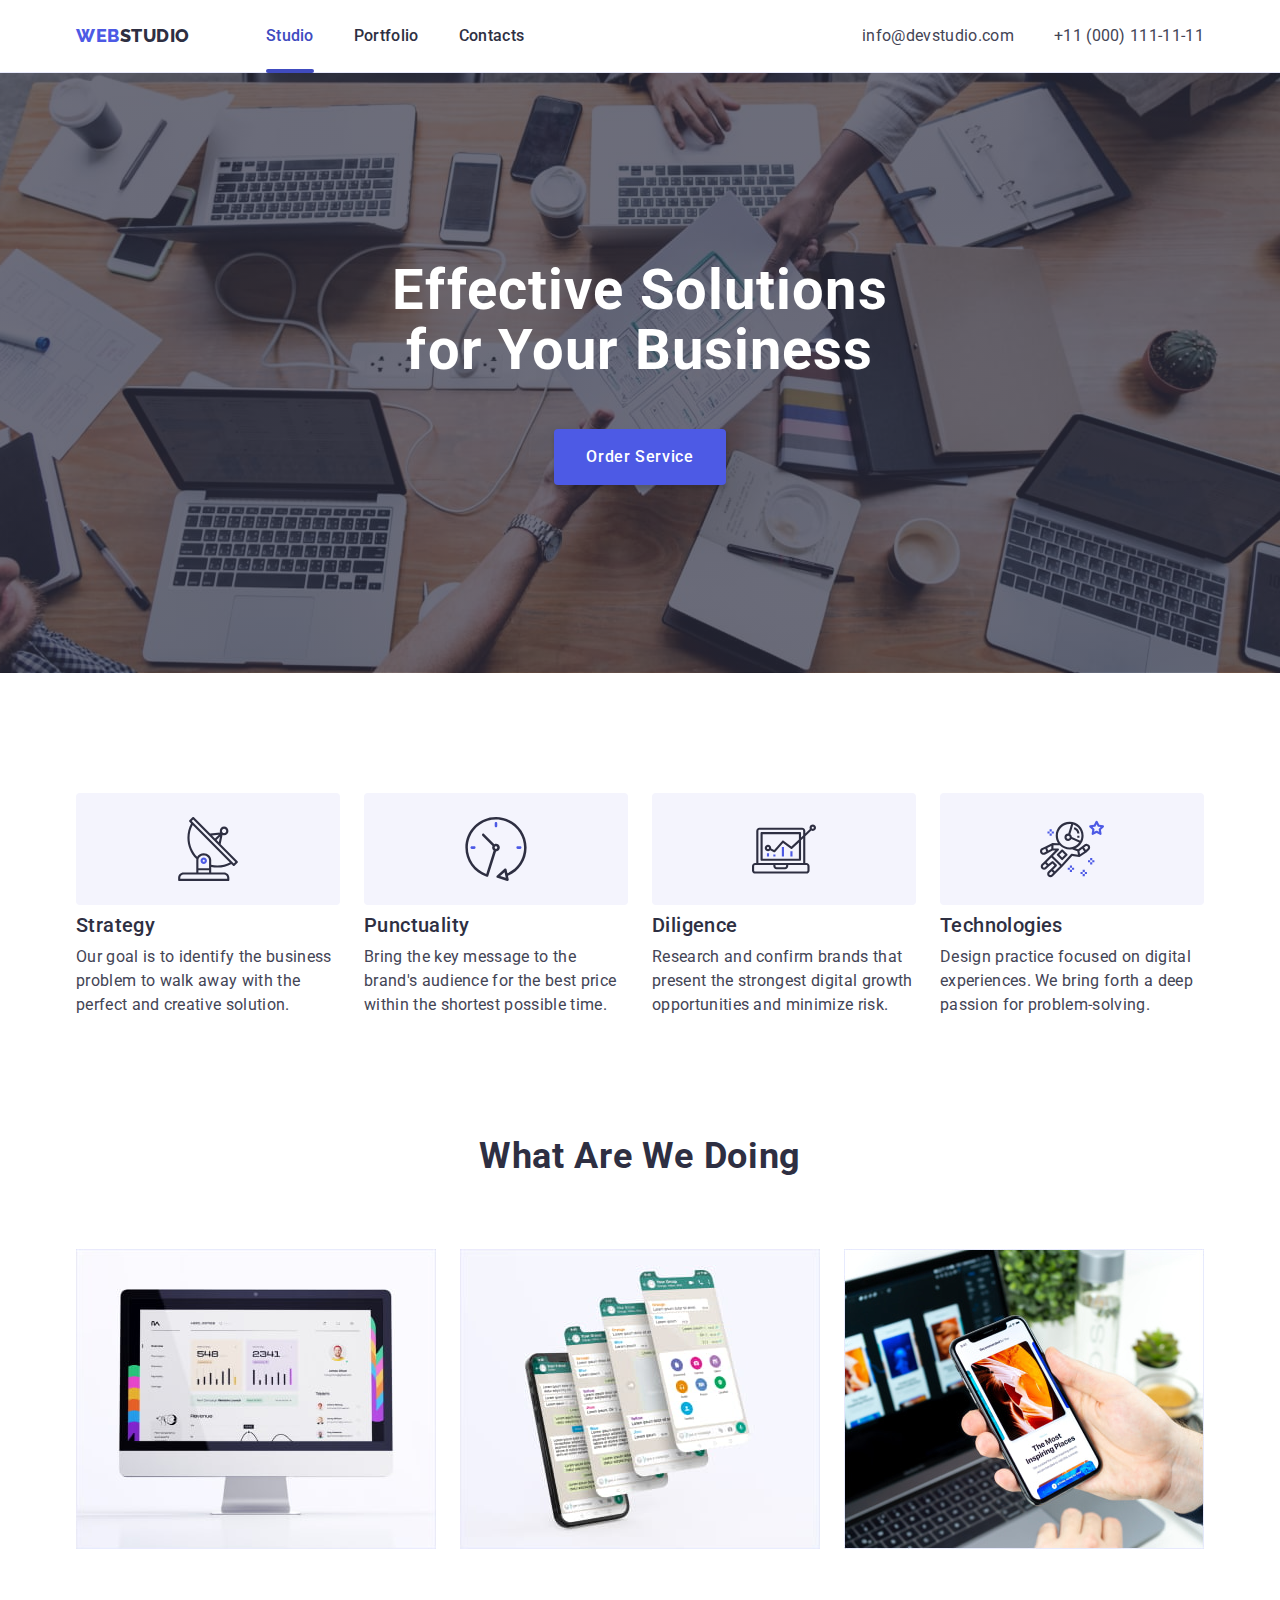
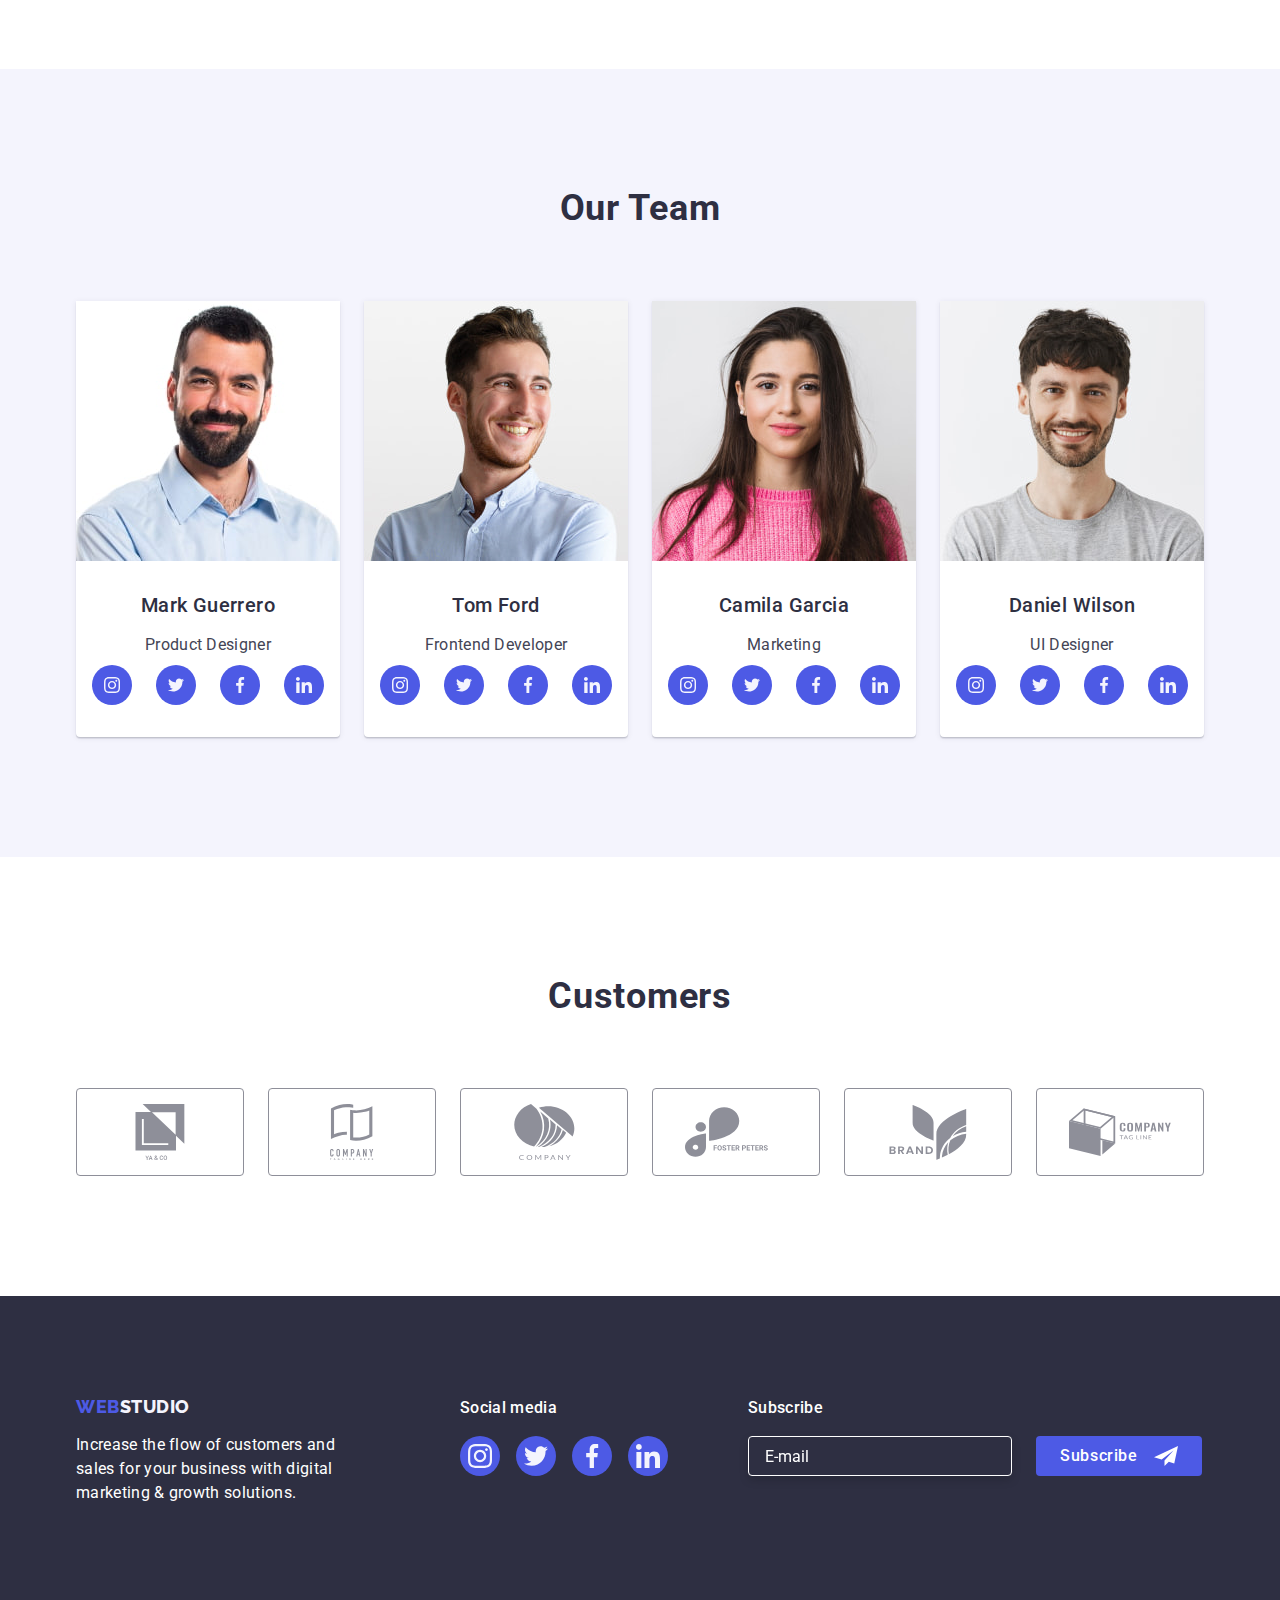
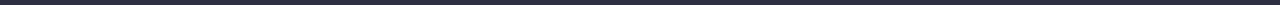
<file: index.html>
<!DOCTYPE html>
<html lang="en">
<head>
    <meta charset="UTF-8">
    <meta http-equiv="X-UA-Compatible" content="IE=edge">
    <meta name="viewport" content="width=device-width, initial-scale=1.0">
    <title>Effective Solutions for Your Business</title>
    <link rel="preconnect" href="https://fonts.googleapis.com">
    <link rel="preconnect" href="https://fonts.gstatic.com" crossorigin>
    <link href="https://fonts.googleapis.com/css2?family=Raleway:wght@800&display=swap" rel="stylesheet">
    <link href="https://fonts.googleapis.com/css2?family=Roboto:wght@400;500;700;900&display=swap" rel="stylesheet">
    <link
      rel="stylesheet"
      href="https://cdnjs.cloudflare.com/ajax/libs/modern-normalize/1.1.0/modern-normalize.min.css">
    <link rel="stylesheet" href="./css/styles.css">
</head>

<body>
    <!--/*=====Header======*/-->
    <header class="header">
        <div class="header-container container">
            <nav class="page-nav">
                <a href="./index.html" class="logo link">Web<span class="part-logo">Studio</span></a>
                <ul class="page-nav-left list">
                    <li>
                        <a href="./index.html" class="nav-link link active">Studio</a>
                    </li>
                    <li class="header-nav-link">
                        <a href="./portfolio.html" class="nav-link link">Portfolio</a>
                    </li>
                    <li class="header-nav-link">
                        <a href="" class="nav-link link">Contacts</a>
                    </li>
                </ul>
            </nav>
            <address class="contacts">
                <ul class="page-nav-right list">
                    <li>
                        <a href="mailto:info@devstudio.com" class="contact-nav link">info@devstudio.com</a>
                    </li>
                    <li>
                        <a href="tel:+110001111111" class="contact-nav link">+11 (000) 111-11-11</a>
                    </li>
                </ul>
            </address>
        </div>
    </header>

    <main>
<!--/*=====Title section======*/-->
        <section class="title-section">
            <div class="title-container container">
                <h1 class="page-title">Effective Solutions for Your Business</h1>
                <button data-modal-open type="button" class="button-order">Order Service</button>
            </div>
        </section>
<!-- /*=====About us section======*/ -->
        <section class="desc-section">
            <div class="container">
                <h2 class="visually-hidden">Our description</h2>
                <ul class="desc-container list">
                     <li class="info-container">
                        <div class="icon-desc">
                            <svg class="icon-svg" width="64" height="64">
                                <use href="./images/icons.svg#antenna"></use>
                            </svg>
                        </div>
                        <h3 class="sub-title">Strategy</h3>
                        <p class="info">Our goal is to identify the business problem to walk away with the perfect and creative solution.</p>
                    </li>
                    <li class="info-container">
                        <div class="icon-desc">
                            <svg class="icon-svg" width="64" height="64">
                                <use href="./images/icons.svg#clock"></use>
                            </svg>
                        </div>
                        <h3 class="sub-title">Punctuality</h3>
                        <p class="info">Bring the key message to the brand's audience for the best price within the shortest possible time.</p>
                    </li>
                    <li class="info-container">
                        <div class="icon-desc">
                            <svg class="icon-svg" width="64" height="64">
                                <use href="./images/icons.svg#diagram"></use>
                            </svg>
                        </div>
                        <h3 class="sub-title">Diligence</h3>
                        <p class="info">Research and confirm brands that present the strongest digital growth opportunities and minimize risk.</p>
                    </li>
                    <li class="info-container">
                        <div class="icon-desc">
                            <svg class="icon-svg" width="64" height="64">
                                <use href="./images/icons.svg#astronaut"></use>
                            </svg>
                        </div>
                        <h3 class="sub-title">Technologies</h3>
                        <p class="info">Design practice focused on digital experiences. We bring forth a deep passion for problem-solving.</p>
                    </li>
                </ul>
            </div>
        </section>  
<!--/*=====Img section======*/ -->
        <section class="img-section">
            <div class="container">
                <h2 class="second-title">What are we doing</h2>
                 <ul class="img-container list">
                    <li class="img-item">
                        <img src="./images/img1.jpg"  alt="Монітор на якому відображаеться аналітика юзерів" width="360" height="300">
                    </li>
                    <li class="img-item">
                        <img src="./images/img2.jpg"  alt="Mобільні телефони з чатами" width="360" height="300">
                    </li>
                    <li class="img-item">
                        <img src="./images/img3.jpg"  alt="На фоні стоїть ноутбук, в руках телефон, в якому відкрита інфо сторінка" width="360" height="300">
                    </li>
                </ul>
            </div>
        </section>
<!--=====Our team section======* -->
        <section class="team-card-section">
            <div class="container">
                <h2 class="second-title">Our Team</h2>
                <ul class="team-container list">
                    <li class="card-content">
                        <img src="./images/Mark.jpg" alt="Photo of Mark Guerrero" width="264" height="260">
                        <div class="team-name">
                            <h3 class="sub-title">Mark Guerrero</h3>
                            <p class="info">Product Designer</p>
                            <ul class="social-media list">
                                <li class="social-media-svg">
                                    <a href="" class="icon-svg-link">
                                        <svg class="icon-media" width="16" height="16">
                                            <use href="./images/icons.svg#instagram"></use>
                                        </svg>
                                    </a>
                                </li>
                                <li class="social-media-svg">
                                    <a href="" class="icon-svg-link">
                                        <svg class="icon-media" width="16" height="16">
                                            <use href="./images/icons.svg#twitter"></use>
                                        </svg>
                                    </a>
                                </li>
                                <li class="social-media-svg">
                                    <a href="" class="icon-svg-link">
                                        <svg class="icon-media" width="16" height="16">
                                            <use href="./images/icons.svg#facebook"></use>
                                        </svg>
                                    </a>
                                </li>
                                <li class="social-media-svg">
                                    <a href="" class="icon-svg-link">
                                        <svg class="icon-media" width="16" height="16">
                                            <use href="./images/icons.svg#linkedin"></use>
                                        </svg>
                                    </a>
                                </li>
                            </ul>
                        </div>
                    </li>
                    <li class="card-content">
                        <img src="./images/Tom.jpg" alt="Photo of Tom Ford" width="264" height="260">
                        <div class="team-name">
                            <h3 class="sub-title">Tom Ford</h3>
                            <p class="info">Frontend Developer</p>
                            <ul class="social-media list">
                                <li class="social-media-svg">
                                    <a href="" class="icon-svg-link">
                                        <svg class="icon-media" width="16" height="16">
                                            <use href="./images/icons.svg#instagram"></use>
                                        </svg>
                                    </a>
                                </li>
                                <li class="social-media-svg">
                                    <a href="" class="icon-svg-link">
                                        <svg class="icon-media" width="16" height="16">
                                            <use href="./images/icons.svg#twitter"></use>
                                        </svg>
                                    </a>
                                </li>
                                <li class="social-media-svg">
                                    <a href="" class="icon-svg-link">
                                        <svg class="icon-media" width="16" height="16">
                                            <use href="./images/icons.svg#facebook"></use>
                                        </svg>
                                    </a>
                                </li>
                                <li class="social-media-svg">
                                    <a href="" class="icon-svg-link">
                                        <svg class="icon-media" width="16" height="16">
                                            <use href="./images/icons.svg#linkedin"></use>
                                        </svg>
                                    </a>
                                </li>
                            </ul>
                        </div>
                    </li>
                     <li class="card-content">
                        <img src="./images/Camila.jpg" alt="Photo of Camila Garcia" width="264" height="260">
                        <div class="team-name">
                            <h3 class="sub-title">Camila Garcia</h3>
                            <p class="info">Marketing</p>
                            <ul class="social-media list">
                                <li class="social-media-svg">
                                    <a href="" class="icon-svg-link">
                                        <svg class="icon-media" width="16" height="16">
                                            <use href="./images/icons.svg#instagram"></use>
                                        </svg>
                                    </a>
                                </li>
                                <li class="social-media-svg">
                                    <a href="" class="icon-svg-link">
                                        <svg class="icon-media" width="16" height="16">
                                            <use href="./images/icons.svg#twitter"></use>
                                        </svg>
                                    </a>
                                </li>
                                <li class="social-media-svg">
                                    <a href="" class="icon-svg-link">
                                        <svg class="icon-media" width="16" height="16">
                                            <use href="./images/icons.svg#facebook"></use>
                                        </svg>
                                    </a>
                                </li>
                                <li class="social-media-svg">
                                    <a href="" class="icon-svg-link">
                                        <svg class="icon-media" width="16" height="16">
                                            <use href="./images/icons.svg#linkedin"></use>
                                        </svg>
                                    </a>
                                </li>
                            </ul>
                        </div>
                    </li>
                    <li class="card-content">
                        <img src="./images/Daniel.jpg" alt="Photo of Daniel Wilson" width="264" height="260">
                        <div class="team-name">
                            <h3 class="sub-title">Daniel Wilson</h3>
                            <p class="info">UI Designer</p>
                            <ul class="social-media list">
                                <li class="social-media-svg">
                                    <a href="" class="icon-svg-link">
                                        <svg class="icon-media" width="16" height="16">
                                            <use href="./images/icons.svg#instagram"></use>
                                        </svg>
                                    </a>
                                </li>
                                <li class="social-media-svg">
                                    <a href="" class="icon-svg-link">
                                        <svg class="icon-media" width="16" height="16">
                                            <use href="./images/icons.svg#twitter"></use>
                                        </svg>
                                    </a>
                                </li>
                                <li class="social-media-svg">
                                    <a href="" class="icon-svg-link">
                                        <svg class="icon-media" width="16" height="16">
                                            <use href="./images/icons.svg#facebook"></use>
                                        </svg>
                                    </a>
                                </li>
                                <li class="social-media-svg">
                                    <a href="" class="icon-svg-link">
                                        <svg class="icon-media" width="16" height="16">
                                            <use href="./images/icons.svg#linkedin"></use>
                                        </svg>
                                    </a>
                                </li>
                            </ul>
                        </div>
                    </li>
                 </ul>
            </div>
        </section>
<!-- /*=====Costumers section======* -->
        <section class="customers-section">
            <div class="container">
                <h2 class="second-title part-title">Customers</h2>
                <ul class="customers-container list">
                    <li class="icon-customers">
                        <a href="" class="icon-cust-link">
                            <svg class="icon-customers-svg" width="104" height="56">
                                <use href="./images/icons.svg#group-1"></use>
                            </svg>
                        </a>
                    </li>
                    <li class="icon-customers">
                        <a href="" class="icon-cust-link">
                            <svg class="icon-customers-svg" width="104" height="56">
                                <use href="./images/icons.svg#group-2"></use>
                            </svg>
                        </a>
                    </li>
                    <li class="icon-customers">
                        <a href="" class="icon-cust-link">
                            <svg class="icon-customers-svg" width="104" height="56">
                                <use href="./images/icons.svg#group-3"></use>
                            </svg>
                        </a>
                    </li>
                    <li class="icon-customers">
                        <a href="" class="icon-cust-link">
                            <svg class="icon-customers-svg" width="104" height="56">
                                <use href="./images/icons.svg#group-4"></use>
                            </svg>
                        </a>
                    </li>
                    <li class="icon-customers">
                        <a href="" class="icon-cust-link">
                            <svg class="icon-customers-svg" width="104" height="56">
                                <use href="./images/icons.svg#group-5"></use>
                            </svg>
                        </a>
                    </li>
                    <li class="icon-customers">
                        <a href="" class="icon-cust-link">
                            <svg class="icon-customers-svg" width="104" height="56">
                                <use href="./images/icons.svg#group-6"></use>
                            </svg>
                        </a>
                    </li>
                </ul>
            </div>
        </section>
    </main>
<!--/*=====Footer section======*/-->
    <footer class="footer">
            <div class="footer-container container">
                <div class="footer-container-left">
                    <a href="./index.html" class="footer-logo link">Web<span class="part-logo light-part">Studio</span></a>
                    <p class="footer-desc">Increase the flow of customers and sales for your business with digital marketing & growth solutions.</p>
                </div>
                <div class="footer-container-right">
                    <p class="footer-info-media">Social media</p>
                    <ul class="footer-social-media list">
                        <li class="footer-media">
                            <a href="" class="footer-svg-link">
                                <svg class="footer-icon-media" width="24" height="24">
                                    <use href="./images/icons.svg#instagram"></use>
                                </svg>
                            </a>
                        </li>
                        <li class="footer-media">
                            <a href="" class="footer-svg-link">
                                <svg class="footer-icon-media" width="24" height="24">
                                    <use href="./images/icons.svg#twitter"></use>
                                </svg>
                            </a>
                        </li>
                        <li class="footer-media">
                            <a href="" class="footer-svg-link">
                                <svg class="footer-icon-media" width="24" height="24">
                                    <use href="./images/icons.svg#facebook"></use>
                                </svg>
                            </a>
                        </li>
                        <li class="footer-media">
                            <a href="" class="footer-svg-link">
                                <svg class="footer-icon-media" width="24" height="24">
                                    <use href="./images/icons.svg#linkedin"></use>
                                </svg>
                            </a>
                        </li>
                    </ul>
                </div>
                <div class="subscribe">
                    <p class="footer-info-media">Subscribe</p>
                    <form class="subsc-form">
                        <label for="email"></label>
                            <input type="text" name="email" placeholder="E-mail" class="input-text" id="email">
                            <button type="button" class="btn-subscribe">Subscribe</button>
                    </form>
                </div>
            </div>
    </footer>

<!--/*=====  Modal window  ======*/-->
    <div class="backdrop is-hidden" data-modal>
        <div class="modal">
            <button class="modal-close-btn" type="button" data-modal-close>
                <svg class="modal-close-icon" width="8" height="8">
                    <use href="./images/icons.svg#icon-close-black"></use>
                </svg>
            </button>

            <form class="modal-form" name="modal_form">
                <p class="modal-title">Leave your contacts and we will call you back</p>
                <div class="form-wrapper">
                    <label class="form-label" for="modal_name">Name</label>
                    <input class="form-field" type="text" name="modal_name" id="modal_name">
                    <svg class="form-icon" width="18">
                        <use href="./images/icons.svg#icon-person"></use>
                    </svg>
                </div>
                <div class="form-wrapper">
                    <label class="form-label" for="modal_phone">Phone</label>
                    <input class="form-field" type="text" name="modal_phone" id="modal_phone">
                    <svg class="form-icon" width="18">
                        <use href="./images/icons.svg#icon-phone"></use>
                    </svg>
                </div>
                <div class="form-wrapper">
                    <label class="form-label" for="modal_email">Email</label>
                    <input class="form-field" type="text" name="modal_email" id="modal_email">
                    <svg class="form-icon" width="18">
                        <use href="./images/icons.svg#icon-mail"></use>
                    </svg>
                </div>
                <div class="form-wrapper">
                    <label class="form-label" for="modal_comment">Comment</label>
                    <textarea
                    class="form-comment"
                    name="modal_comment"
                    id="modal_comment"
                    rows="6"
                    placeholder="Text input"></textarea>
                </div>
                <div class="form-check">
                    <label class="form-agreement">
                        <input class="form-check-input" type="checkbox" name="modal_agreement">
                        <span class="form-agreement-text">I accept the terms and conditions of the
                            <a class="form-agreement-link" href="">Privacy Policy</a></span>
                    </label>
                </div>
                
                <button class="form-btn" type="submit">Send</button>

            </form>
        </div>
    </div>
    <script src="./js/modal.js"></script>


</body>
</html>
</file>
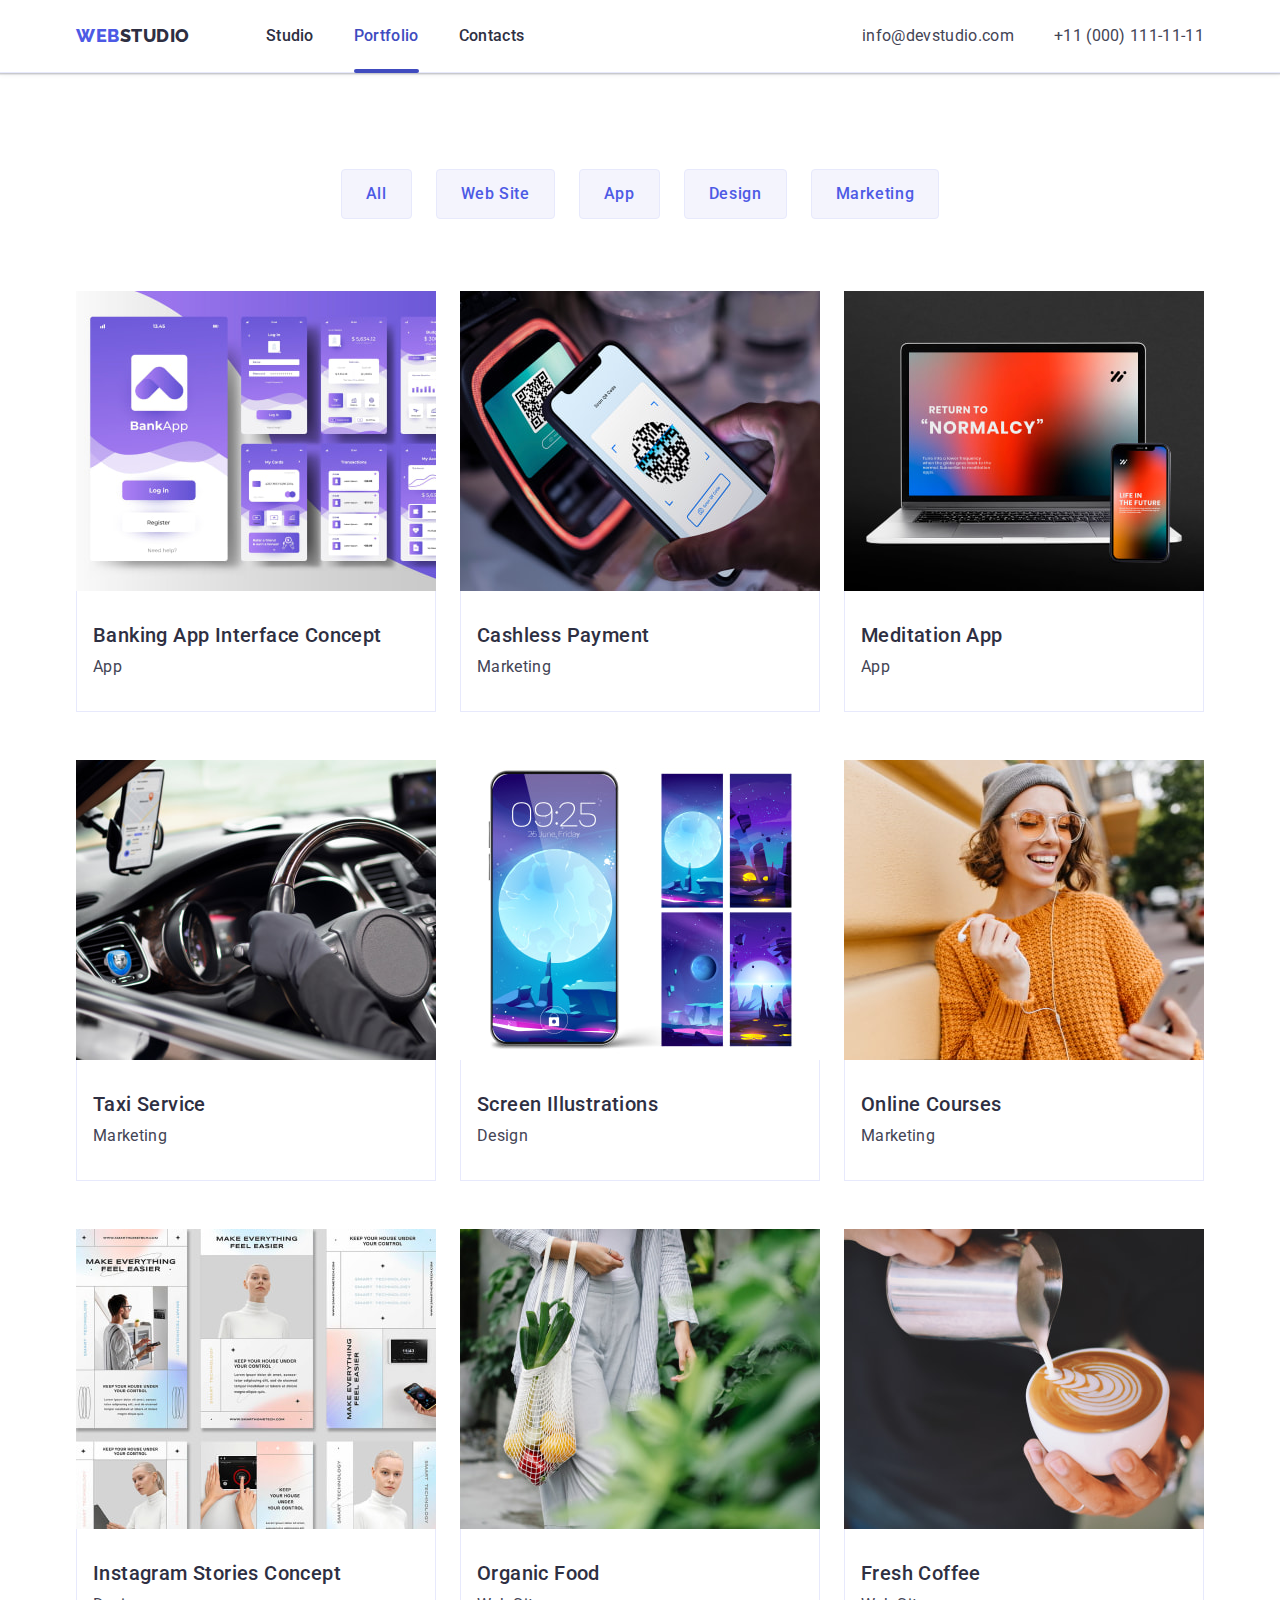
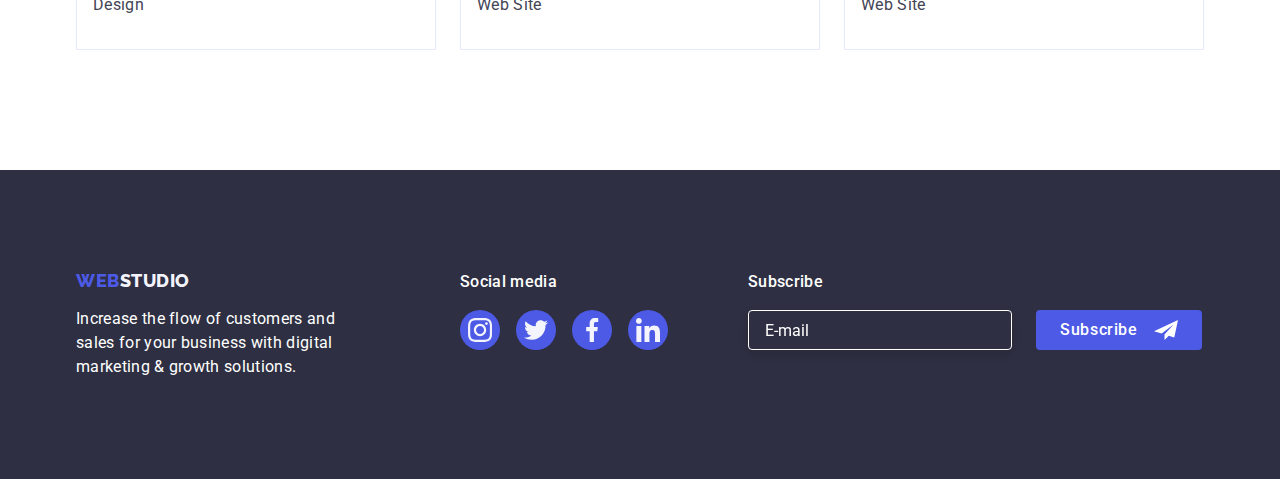
<file: portfolio.html>
<!DOCTYPE html>
<html lang="en">
<head>
    <meta charset="UTF-8">
    <meta http-equiv="X-UA-Compatible" content="IE=edge">
    <meta name="viewport" content="width=device-width, initial-scale=1.0">
    <title>Portfolio</title>
    <link rel="preconnect" href="https://fonts.googleapis.com">
    <link rel="preconnect" href="https://fonts.gstatic.com" crossorigin>
    <link href="https://fonts.googleapis.com/css2?family=Raleway:wght@800&display=swap" rel="stylesheet">
    <link href="https://fonts.googleapis.com/css2?family=Roboto:wght@400;500;700;900&display=swap" rel="stylesheet">
      <link
      rel="stylesheet"
      href="https://cdnjs.cloudflare.com/ajax/libs/modern-normalize/1.1.0/modern-normalize.min.css">
    <link rel="stylesheet" href="./css/styles.css">
    
</head>
<body>
    <!--/*=====Header======*/-->
    <header class="header">
        <div class="header-container container">
            <nav class="page-nav">
                <a href="./index.html" class="logo link">Web<span class="part-logo">Studio</span></a>
                <ul class="page-nav-left list">
                    <li>
                        <a href="./index.html" class="nav-link link">Studio</a>
                    </li>
                    <li class="header-nav-link">
                        <a href="./portfolio.html" class="nav-link link active">Portfolio</a>
                    </li>
                    <li class="header-nav-link">
                        <a href="" class="nav-link link">Contacts</a>
                    </li>
                </ul>
            </nav>
            <address class="contacts">
                <ul class="page-nav-right list">
                    <li>
                        <a href="mailto:info@devstudio.com" class="contact-nav link">info@devstudio.com</a>
                    </li>
                    <li>
                        <a href="tel:+110001111111" class="contact-nav link">+11 (000) 111-11-11</a>
                    </li>
                </ul>
            </address>
        </div>
    </header>

    <main>
        <section class="section-filter">
            <div class="container">
                <h1 hidden>Filter menu</h1>
                <ul class="btn-filter list">
                    <li>
                        <button type='button' class="filter-button">All</button>
                    </li>
                    <li>
                        <button type='button' class="filter-button">Web Site</button>
                    </li>
                    <li>
                        <button type='button' class="filter-button">App</button>
                    </li>
                    <li>
                        <button type='button' class="filter-button">Design</button>
                    </li>
                    <li>
                        <button type='button' class="filter-button">Marketing</button>
                    </li>
                </ul>

                <ul class="cards-filter list">
                    <li class="card-info-block">
                        <a href="" class="card-link link">
                            <div class="thumb">
                                <img src="./images/project-card/banking-app.jpg" class="card-thumb" alt="Banking App Interface Concept" width="360" height="300">
                                <p class="overley">14 Stylish and User-Friendly App Design Concepts · Task Manager App · Calorie Tracker App · Exotic Fruit Ecommerce App ·
                                    Cloud Storage App
                                </p>
                            </div>
                            <div class="card-info">
                                <h2 class="sub-title">Banking App Interface Concept</h2>
                                <p class="info">App</p>
                            </div>
                        </a>
                    </li>
                    <li class="card-info-block">
                        <a href="" class="card-link link">
                            <div class="thumb">
                                <img src="./images/project-card/cashless-payment.jpg" alt="Cashless Payment" width="360" height="300">
                                <p class="overley">14 Stylish and User-Friendly App Design Concepts · Task Manager App · Calorie Tracker App ·
                                        Exotic Fruit Ecommerce App ·
                                        Cloud Storage App
                                </p>             
                            </div>
                            <div class="card-info">
                                <h2 class="sub-title">Cashless Payment</h2>
                                <p class="info">Marketing</p>
                            </div>
                        </a>
                    </li>
                    <li class="card-info-block">
                        <a href="" class="card-link link">
                            <div class="thumb">
                                <img src="./images/project-card/meditation-app.jpg" alt="Meditation App" width="360" height="300">
                                <p class="overley">14 Stylish and User-Friendly App Design Concepts · Task Manager App · Calorie Tracker App ·
                                        Exotic Fruit Ecommerce App ·
                                        Cloud Storage App
                                </p>
                            </div>
                            <div class="card-info">
                                <h2 class="sub-title">Meditation App</h2>
                                <p class="info">App</p>
                            </div>
                        </a>
                    </li>
                    <li class="card-info-block">
                        <a href="" class="card-link link">
                            <div class="thumb">
                                <img src="./images/project-card/taxi-service.jpg" alt="Taxi Service" width="360" height="300">
                                <p class="overley">14 Stylish and User-Friendly App Design Concepts · Task Manager App · Calorie Tracker App ·
                                        Exotic Fruit Ecommerce App ·
                                        Cloud Storage App
                                </p>
                            </div>
                            <div class="card-info">
                                <h2 class="sub-title">Taxi Service</h2>
                                <p class="info">Marketing</p>
                            </div>
                        </a>
                    </li>
                    <li class="card-info-block">
                        <a href="" class="card-link link">
                            <div class="thumb">
                                <img src="./images/project-card/screen-lllustrations.jpg" alt="Screen Illustrations" width="360" height="300">
                                <p class="overley">14 Stylish and User-Friendly App Design Concepts · Task Manager App · Calorie Tracker App ·
                                        Exotic Fruit Ecommerce App ·
                                        Cloud Storage App
                                </p>
                            </div>
                            <div class="card-info">
                                <h2 class="sub-title">Screen Illustrations</h2>
                                <p class="info">Design</p>
                            </div>
                        </a>
                    </li>
                    <li class="card-info-block">
                        <a href="" class="card-link link">
                            <div class="thumb">
                                <img src="./images/project-card/online-course.jpg" alt="Online Courses" width="360" height="300">
                                <p class="overley">14 Stylish and User-Friendly App Design Concepts · Task Manager App · Calorie Tracker App ·
                                        Exotic Fruit Ecommerce App ·
                                        Cloud Storage App
                                </p>
                            </div>
                            <div class="card-info">
                                <h2 class="sub-title">Online Courses</h2>
                                <p class="info">Marketing</p>
                            </div>
                        </a>
                    </li>
                    <li class="card-info-block">
                        <a href="" class="card-link link">
                            <div class="thumb">
                                <img src="./images/project-card/int-stories.jpg" alt="Instagram Stories Concept" width="360" height="300">
                                <p class="overley">14 Stylish and User-Friendly App Design Concepts · Task Manager App · Calorie Tracker App ·
                                        Exotic Fruit Ecommerce App ·
                                        Cloud Storage App
                                </p>
                            </div>
                            <div class="card-info">
                                <h2 class="sub-title">Instagram Stories Concept</h2>
                                <p class="info">Design</p>
                            </div>
                        </a>
                    </li>
                    <li class="card-info-block">
                        <a href="" class="card-link link">
                            <div class="thumb">
                                <img src="./images/project-card/organic-food.jpg" alt="Organic Food" width="360" height="300">
                                <p class="overley">14 Stylish and User-Friendly App Design Concepts · Task Manager App · Calorie Tracker App ·
                                        Exotic Fruit Ecommerce App ·
                                        Cloud Storage App
                                </p>
                            </div>
                            <div class="card-info">
                                <h2 class="sub-title">Organic Food</h2>
                                <p class="info">Web Site</p>
                            </div>
                        </a>
                    </li>
                    <li class="card-info-block">
                        <a href="" class="card-link link">
                            <div class="thumb">
                                <img src="./images/project-card/fresh-coffee.jpg" alt="Fresh Coffee" width="360" height="300">
                                <p class="overley">14 Stylish and User-Friendly App Design Concepts · Task Manager App · Calorie Tracker App ·
                                        Exotic Fruit Ecommerce App ·
                                        Cloud Storage App
                                </p>
                            </div>
                            <div class="card-info">
                                <h2 class="sub-title">Fresh Coffee</h2>
                                <p class="info">Web Site</p>
                            </div>
                        </a>
                    </li>
                </ul>
            </div>
        </section>
    </main>
    
<footer class="footer">
    <div class="footer-container container">
        <div class="footer-container-left">
            <a href="./index.html" class="footer-logo link">Web<span class="part-logo light-part">Studio</span></a>
            <p class="footer-desc">Increase the flow of customers and sales for your business with digital marketing &
                growth solutions.</p>
        </div>
        <div class="footer-container-right">
            <p class="footer-info-media">Social media</p>
            <ul class="footer-social-media list">
                <li class="footer-media">
                    <a href="" class="footer-svg-link">
                        <svg class="footer-icon-media" width="24" height="24">
                            <use href="./images/icons.svg#instagram"></use>
                        </svg>
                    </a>
                </li>
                <li class="footer-media-svg">
                    <a href="" class="footer-svg-link">
                        <svg class="footer-icon-media" width="24" height="24">
                            <use href="./images/icons.svg#twitter"></use>
                        </svg>
                    </a>
                </li>
                <li class="footer-media-svg">
                    <a href="" class="footer-svg-link">
                        <svg class="footer-icon-media" width="24" height="24">
                            <use href="./images/icons.svg#facebook"></use>
                        </svg>
                    </a>
                </li>
                <li class="footer-media-svg">
                    <a href="" class="footer-svg-link">
                        <svg class="footer-icon-media" width="24" height="24">
                            <use href="./images/icons.svg#linkedin"></use>
                        </svg>
                    </a>
                </li>
            </ul>
        </div>
        <div class="subscribe">
            <p class="footer-info-media">Subscribe</p>
            <form class="subsc-form">
                <label for="email"></label>
                <input type="text" name="email" placeholder="E-mail" class="input-text" id="email">
                <button type="button" class="btn-subscribe">Subscribe</button>
            </form>
        </div>
    </div>
</footer>
</body>
</html>
</file>
<file: css/styles.css>
:root {
    /* Загальний колір всього тексту */
    --main-text-color: #434455;
    --headers-color: #2E2F42;
    --logo-firstpart-color: #4D5AE5;
    --cursor-color: #404bbf;
    --portfolio-botton-text-color: #4D5AE5;
    --logo-footer-color: #f4f4fd;
    --border-color: #E7E9FC;
    /* Загальний шрифт */
    --logo-font-family: 'Raleway', sans-serif;
    --main-font-family: 'Roboto', sans-serif;
    /* Загальний колір фону */
    --body-background-color: #FFFFFF;
    --title-background-color: #2E2F42;
    --footer-background-color: #2E2F42;
    --portfolio-button-background-color: #F4F4FD;
    --gradient-img-name: rgba(46, 47, 66, 0.7);
    --icon-media-color: #4D5AE5;
    --active-page-color: #404BBF;
/* portfolio page - card filter color*/
    --overley-text-color: #F4F4FD;
    --overley-card-background: #4D5AE5;
    --modal-open-btn-backg: #E7E9FC;
    --modal-close-btn: #FFFFFF;
    --modal-btn-backg: #404BBF;
    --modal-open-btn: #2E2F42;

    --transition-time-cubic: 250ms cubic-bezier(0.4, 0, 0.2, 1);

    --modal-form-names: #8E8F99;
}

body {
    font-family: var(--main-font-family);
    color: var(--main-text-color);
    background-color: var(--body-background-color);
}

/*=============================================
=            basic style            =
=============================================*/

h1,h2,h3,h4,h5,h6, p {
    margin: 0;
}
ul {
    margin: 0;
}
.container {
    width: 1158px;
    margin: 0 auto;
    padding: 0 15px;
}
.section {
    padding: 0;
}
.link {
    text-decoration: none;
    margin: 0;
    padding: 0;
}
.list {
    list-style: none;
    margin: 0;
    padding: 0;
    
}
img {
    display: block;
}
.visually-hidden {
    position: absolute;
    width: 1px;
    height: 1px;
    margin: -1px;
    border: 0;
    padding: 0;

    white-space: nowrap;
    clip-path: inset(100%);
    clip: rect(0 0 0 0);
    overflow: hidden;
}
/* paragraphs */
.info {
    font-family: var(--main-font-family);
    font-weight: 400;
    font-size: 16px;
    line-height: 1.5;
    letter-spacing: 0.02em;
    color: var(--main-text-color);
}

/*=============================================
=            Header   style    display     =
=============================================*/
.header {
    margin-left: auto;
    margin-right: auto;
    border-bottom: 1px solid var(--border-color);
    box-shadow: 0px 2px 1px rgba(46, 47, 66, 0.08), 0px 1px 1px rgba(46, 47, 66, 0.16), 0px 1px 6px rgba(46, 47, 66, 0.08);
}

.header-container {
    display: flex;
    align-items: center;
}
.page-nav {
    display: flex;
    align-items: center;
}
.page-nav-left {
    display: flex;
    gap: 40px;
}
.page-nav-right {
    display: flex;
    align-items: center;
    gap: 40px;
}

/*=============================================
=            logo style            =
=============================================*/
.logo {
    font-family: var(--logo-font-family);
    font-weight: 800;
    font-size: 18px;
    line-height: 1.17;
    text-transform: uppercase;
    letter-spacing: 0.03em;
    color: var(--logo-firstpart-color);
    margin-right: 76px
}
.part-logo {
    color: var(--headers-color);
    font-family: var(--logo-font-family);
    font-weight: 800;
    font-size: 18px;
    line-height: 1.17;
    letter-spacing: 0.03em;
    text-transform: uppercase;
}

/*---------- header  navigation  ----------*/
.nav-link {
    display: inline-block;
    font-weight: 500;
    font-size: 16px;
    line-height: 1.5;
    letter-spacing: 0.02em;
    color: var(--headers-color);
    padding: 24px 0;
    transition: color var(--transition-time-cubic);

}
.nav-link:hover,
.nav-link:focus {
    color: var(--cursor-color);
}
.nav-link.active {
    position: relative;
    color: var(--active-page-color);
}
.nav-link.active::after {
    content: '';
    display: block;
    position: absolute;

    left: 0;
    bottom: -1px;
    width: 100%;
    height: 4px;

    border-radius: 2px;
    background-color: var(--active-page-color);
}
.contacts {
    font-style: normal;
    margin-left: auto;
}
.contact-nav {
    font-size: 16px;
    line-height: 1.5;
    letter-spacing: 0.02em;
    color: var(--main-text-color);
    transition: color var(--transition-time-cubic);
}
.contact-nav:hover,
.contact-nav:focus {
    color: var(--cursor-color);
}

/*=============================================
=            First section           =
=============================================*/
.title-section {
    background-color: var(--title-background-color);
    background-image: linear-gradient(var(--gradient-img-name),var(--gradient-img-name)), url(../images/img-name.jpg);
    background-repeat: no-repeat;
    background-position: center;
    background-size: cover;
    max-width: 1440px;
    margin: auto;
    padding: 188px 0;
}
.button-order {
    display: block;
    margin-top: 48px;
    margin-left: auto;
    margin-right: auto;
    padding: 16px 32px;
    color: #FFFFFF;
    font-weight: 500;
    font-size: 16px;
    line-height: 1.5;
    letter-spacing: 0.04em;
    background-color: #4D5AE5;
    cursor: pointer;
    font-family: var(--main-font-family);
    border-radius: 4px;
    box-shadow: 0px 4px 4px rgba(0, 0, 0, 0.15);
    border: none;
    min-width: 169px;
    transition: background-color var(--transition-time-cubic);
}
.button-order:hover,
.button-order:focus {
    background-color: #404BBF;
}

/*=============================================
=            ALl titles            =
=============================================*/
.page-title {
    color: #FFFFFF;
    font-weight: 700;
    font-size: 56px;
    line-height: 1.07;
    letter-spacing: 0.02em;
    max-width: 496px;
    margin: 0 auto;
    text-align: center;
}
.second-title {
    font-size: 36px;
    line-height: 1.11;
    text-align: center;
    letter-spacing: 0.02em;
    text-transform: capitalize;
    color: var(--headers-color);
    margin-bottom: 72px;
}
.sub-title {
    font-family: var(--main-font-family);
    font-weight: 500;
    font-size: 20px;
    line-height: 1.2;
    letter-spacing: 0.02em;
    color: var(--headers-color);
    margin-bottom: 8px;
}
.part-title {
    line-height: 1.1;
}

/*=============================================
=            decription section  / second          =
=============================================*/
.desc-section {
    padding: 120px 0;
}
.desc-container {
    display: flex;
    gap: 24px;
}
.info-container {
    flex-basis: 264px;
}
.icon-desc {
    background: #F4F4FD;
    border-radius: 4px;
    margin-bottom: 8px;
    display: flex;
    align-items: center;
    justify-content: center;
    height: 112px;
}

/*=============================================
=            What are we doing - img           =
=============================================*/
.img-section {
    padding-bottom: 120px;
}
.img-container {
    display: flex;
    gap: 24px;
}

/*=============================================
=            Our team            =
=============================================*/
.team-card-section {
    background-color: #F4F4FD;
    padding: 120px 0;
}
.team-container {
    display: flex;
    gap: 24px;
    text-align: center;
}
.card-content {
    background-color: #FFFFFF;
    border-radius: 0px 0px 4px 4px;
    box-shadow: 0px 1px 6px rgba(46, 47, 66, 0.08), 0px 1px 1px rgba(46, 47, 66, 0.16), 0px 2px 1px rgba(46, 47, 66, 0.08);
 
}
.team-name {
    display: flex;
    flex-direction: column;
    justify-content: center;
    align-items: center;
    padding: 32px 0px;
    gap: 8px;

}
.customers-section {
    padding: 120px 0;
}



/*=============================================
=            SVG - social media            =
=============================================*/
.social-media {
    display: flex;
    gap: 24px;
    justify-content: center;
}
.social-media-svg {
    width: 40px;
    height: 40px;
}
.icon-svg-link {
    display: flex;
    background: var(--icon-media-color);
    justify-content: center;
    align-items: center;
    padding: 12px;
    width: 100%;
    height: 100%;
    border-radius: 50%;
    cursor: pointer;
    transition: background-color var(--transition-time-cubic);
}
.icon-svg-link:hover,
.icon-svg-link:focus {
    background-color: #404bbf;
}
.icon-media {
    fill: #f4f4fd;
}

/*=============================================
=            Pertner-section             =
=============================================*/
.customers-container {
    display: flex;
    gap: 24px;
}
.icon-customers {
    width: calc((100% - 120px) / 6);
    height: 88px;
}
.icon-cust-link {
    display: flex;
    align-items: center;
    color: #8e8f99;
    justify-content: center;
    padding: 16px 32px;
    border: 1px solid #8E8F99;
    border-radius: 4px;
    height: 100%;
    width: 100%;
    transition: border-color var(--transition-time-cubic), color var(--transition-time-cubic);
}
.icon-cust-link:hover,
.icon-cust-link:focus {
    border-color: #404bbf;
    color: #404bbf;
}
.icon-customers-svg {
    fill: currentColor;
}


/*=============================================
=            Portfolio  page - style           =
=============================================*/

/* Filter menu */
.filter-button {
    font-family: var(--main-font-family);
    font-weight: 500;
    font-size: 16px;
    line-height: 1.5;
    letter-spacing: 0.04em;
    color: var(--portfolio-botton-text-color);
    background-color: var(--portfolio-button-background-color);
    border: 1px solid #E7E9FC;
    border-radius: 4px;
    cursor: pointer;
    padding: 12px 24px;
    transition: color var(--transition-time-cubic), background-color var(--transition-time-cubic), border-color var(--transition-time-cubic), box-shadow var(--transition-time-cubic);
}
.filter-button:hover,
.filter-button:focus {
    background-color: #404BBF;
    color: #FFFFFF;
    border: 1px solid transparent;
    box-shadow: 0px 3px 1px rgba(0, 0, 0, 0.1), 0px 2px 1px rgba(0, 0, 0, 0.08), 0px 2px 2px rgba(0, 0, 0, 0.12);
}
.section-filter {
    padding: 96px 0 120px;
}
.btn-filter {
    display: flex;
    gap: 24px;
    justify-content: center;
    margin-bottom: 72px;
    flex-direction: row;
    text-align: center;
}
.card-link {
    display: block;
    transition: box-shadow var(--transition-time-cubic);
}
.cards-filter {
    display: flex;
    flex-wrap: wrap;
    column-gap: 24px;
    row-gap: 48px;
}
.card-info-block {
    width: calc((100% - 48px) / 3);
}
.card-info {
    gap: 8px;
    padding: 32px 16px;
    border: 1px solid #E7E9FC;
    border-top: none;
}
.card-link:hover,
.card-link:focus {
    box-shadow: 0px 1px 6px rgba(46, 47, 66, 0.08), 0px 1px 1px rgba(46, 47, 66, 0.16), 0px 2px 1px rgba(46, 47, 66, 0.08);
}

/*=============================================
=         PORTFOLIO CARD - OVERLEY        =
=============================================*/
.thumb {
    position: relative;
    overflow: hidden;
}
.overley {
    position: absolute;
    top: 0;
    left: 0;
    width: 100%;
    height: 100%;
    overflow: auto;
    font-weight: 400;
    font-size: 16px;
    line-height: 1.5;
    letter-spacing: 0.02em;
    padding: 40px 32px;
    color: var(--overley-text-color);
    background-color: var(--overley-card-background);

    transform: translateY(100%);
    transition: transform var(--transition-time-cubic);
}
.card-link:hover .overley, 
.card-link:focus .overley {
    transform: translateY(0%);
}

/*=====  Footer  ======*/
.footer {
    background-color: var(--footer-background-color);
    padding: 100px 0;

}

.footer-container {
    display: flex;
    align-items: baseline;
}

.footer-logo {
    display: inline-block;
    font-family: var(--logo-font-family);
    font-weight: 800;
    font-size: 18px;
    line-height: 1.17;
    text-transform: uppercase;
    letter-spacing: 0.03em;
    color: var(--logo-firstpart-color);
    margin-bottom: 16px;
}

.footer-container-left {
    margin-right: 120px;
}

.footer-social-media {
    display: flex;
    gap: 16px;
}

.footer-info-media {
    font-weight: 500;
    font-size: 16px;
    margin-bottom: 16px;
    letter-spacing: 0.02em;
    line-height: 1.5;
    color: #FFFFFF;
}

.light-part {
    color: var(--logo-footer-color);
}

.footer-desc {
    width: 264px;
    line-height: 1.5;
    letter-spacing: 0.02em;
    font-weight: 400;
    font-size: 16px;
    color: #FFFFFF;
}

.footer-svg-link {
    display: flex;
    background: var(--icon-media-color);
    justify-content: center;
    align-items: center;
    padding: 8px;
    width: 100%;
    height: 100%;
    border-radius: 50%;
    cursor: pointer;
    transition: background-color var(--transition-time-cubic);
}
.footer-svg-link:hover,
.footer-svg-link:focus {
    background-color: #31d0aa;
}
.footer-icon-media {
    fill: #f4f4fd;
}

/*=============================================
=     Modal window     =
=============================================*/
.is-hidden {
    visibility: hidden;
    opacity: 0;
    pointer-events: none;
}
.backdrop {
    position: fixed;
    top: 0;
    left: 0;
    width: 100%;
    height: 100%;

    background: rgba(46, 47, 66, 0.4);
    backdrop-filter: blur(2px);

    transition: opacity var(--transition-time-cubic), visibility var(--transition-time-cubic);
}

.modal {
    position: absolute;
    top: 50%;
    left: 50%;
    transform: translate(-50%,-50%) scale(1);
    width: 408px;
    min-height: 576px;

    background-color: #FCFCFC;
    box-shadow: 0px 1px 1px rgba(0, 0, 0, 0.14), 0px 1px 3px rgba(0, 0, 0, 0.12), 0px 2px 1px rgba(0, 0, 0, 0.2);
    border-radius: 4px;
    transition: transform var(--transition-time-cubic);
}
.modal-close-btn {
    position: absolute;
    width: 24px;
    height: 24px;
    left: 360px;
    top: 24px;
    display: flex;
    justify-content: center;
    align-items: center;
    padding: 0;
    background-color: var(--modal-open-btn-backg);
    border: 1px solid rgba(0, 0, 0, 0.1);
    border-radius: 50%;
    cursor: pointer;
    transition: background-color var(--transition-time-cubic), border var(--transition-time-cubic), fill var(--transition-time-cubic);
    fill: var(--modal-open-btn);
}
.modal-close-btn:hover,
.modal-close-btn:focus {
    background-color: var(--modal-btn-backg);
    border: none;
    fill: var(--modal-close-btn);
}
.modal-close-icon {
    transition: fill var(--transition-time-cubic);
}


/*=====  Subscribe section  ======*/
.subscribe {
    margin-left: 80px;
}
.subsc-form {
    display: flex;
}
.input-text {
    height: 40px;
    width: 264px;
    border: 1px solid #FFFFFF;
    filter: drop-shadow(0px 4px 4px rgba(0, 0, 0, 0.15));
    border-radius: 4px;
    background-color: var(--footer-background-color);
    padding: 8px 16px;
    color: #FFFFFF;
}
.input-text::placeholder {
    color: #FFFFFF;
}
.btn-subscribe {
    display: inline-flex;
    background-color: #4D5AE5;
    border-radius: 4px;
    padding: 8px 24px;
    color: #FFFFFF;
    border: none;
    /* height: 40px;
    width: 165px; */
    margin-left: 24px;
    font-weight: 500;
    font-size: 16px;
    line-height: 1.5;
    letter-spacing: 0.04em;

    transition: background-color var(--transition-time-cubic), box-shadow var(--transition-time-cubic);
    cursor: pointer;
}
.btn-subscribe::after {
    content: '';
    width: 24px;
    height: 24px;
    margin-left: 16px;
    background-image: url(../images/form-send.svg);
} 
.btn-subscribe:hover,
.btn-subscribe:focus {
    background-color: #404BBF;
    box-shadow: 0px 4px 4px rgba(0, 0, 0, 0.15);
    border-radius: 4px;
}



/*=============================================
=      MODAL FORM      =
=============================================*/
.modal-form {
    padding: 72px 24px 24px 24px;
}
.modal-title {
    font-weight: 500;
    font-size: 16px;
    line-height: 1.5;
    letter-spacing: 0.02em;
    color: var(--headers-color);
    text-align: center;
    margin-bottom: 16px;

}
.form-wrapper {
    position: relative;
    display: flex;
    flex-direction: column;
    margin-bottom: 16px;
}

.form-label {
    font-family: 400;
    font-size: 12px;
    line-height: 1.17;
    letter-spacing: 0.01em;
    color: var(--modal-form-names);
    margin-bottom: 4px;
}

.form-field {
    width: 100%;
    padding: 11px 38px;
    border: 1px solid rgba(46, 47, 66, 0.4);
    border-radius: 4px;
    transition: border-color var(--transition-time-cubic);

}
.form-field:hover,
.form-field:focus {
    outline: none;
    border: 1px solid #4D5AE5;
}
.form-icon {
    position: absolute;
    top: 50%;
    left: 15px;
    display: inline-block;
    width: 12px;
    height: 12px;
    transform: translateY(25%);
    transition: fill var(--transition-time-cubic);
}
.form-field:hover ~ .form-icon,
.form-field:focus ~ .form-icon {
    fill: #4D5AE5;
}

.form-comment {
    border: 1px solid rgba(46, 47, 66, 0.4);
    border-radius: 4px;
    padding: 12px 16px;
    font-size: 12px;
    line-height: 1.17;
    letter-spacing: 0.04em;
    color: rgba(46, 47, 66, 0.4);
    height: 120px;
    resize: none;
    transition: border-color var(--transition-time-cubic);
}
.form-comment:hover,
.form-comment:focus {
    outline: none;
    border: 1px solid #4D5AE5;
}
.form-check {
    margin-bottom: 24px;
}
.form-agreement {
    display: flex;
    align-items: center;
    font-weight: 400px;
    font-size: 12px;
    line-height: 1.7;
    letter-spacing: 0.04em;
    color: #8E8F99;
}

.form-check-input {
    border: 1px solid rgba(46, 47, 66, 0.4);
    border-radius: 2px;
    width: 16px;
    height: 16px;
    margin-right: 8px;
}

.form-agreement-link {
    color: #4D5AE5;
}

.form-btn {
    display: block;
    margin: 0 auto;
    background: #4D5AE5;
    box-shadow: 0px 4px 4px rgba(0, 0, 0, 0.15);
    border-radius: 4px;
    border: none;
    color: #FFFFFF;
    cursor: pointer;

    font-weight: 500;
    font-size: 16px;
    line-height: 1.5;
    letter-spacing: 0.04em;
    width: 169px;
    padding: 16px 32px;

    transition: background-color var(--transition-time-cubic);
}
.form-btn:hover,
.form-btn:focus {
    background-color: #404BBF;
}
</file>
